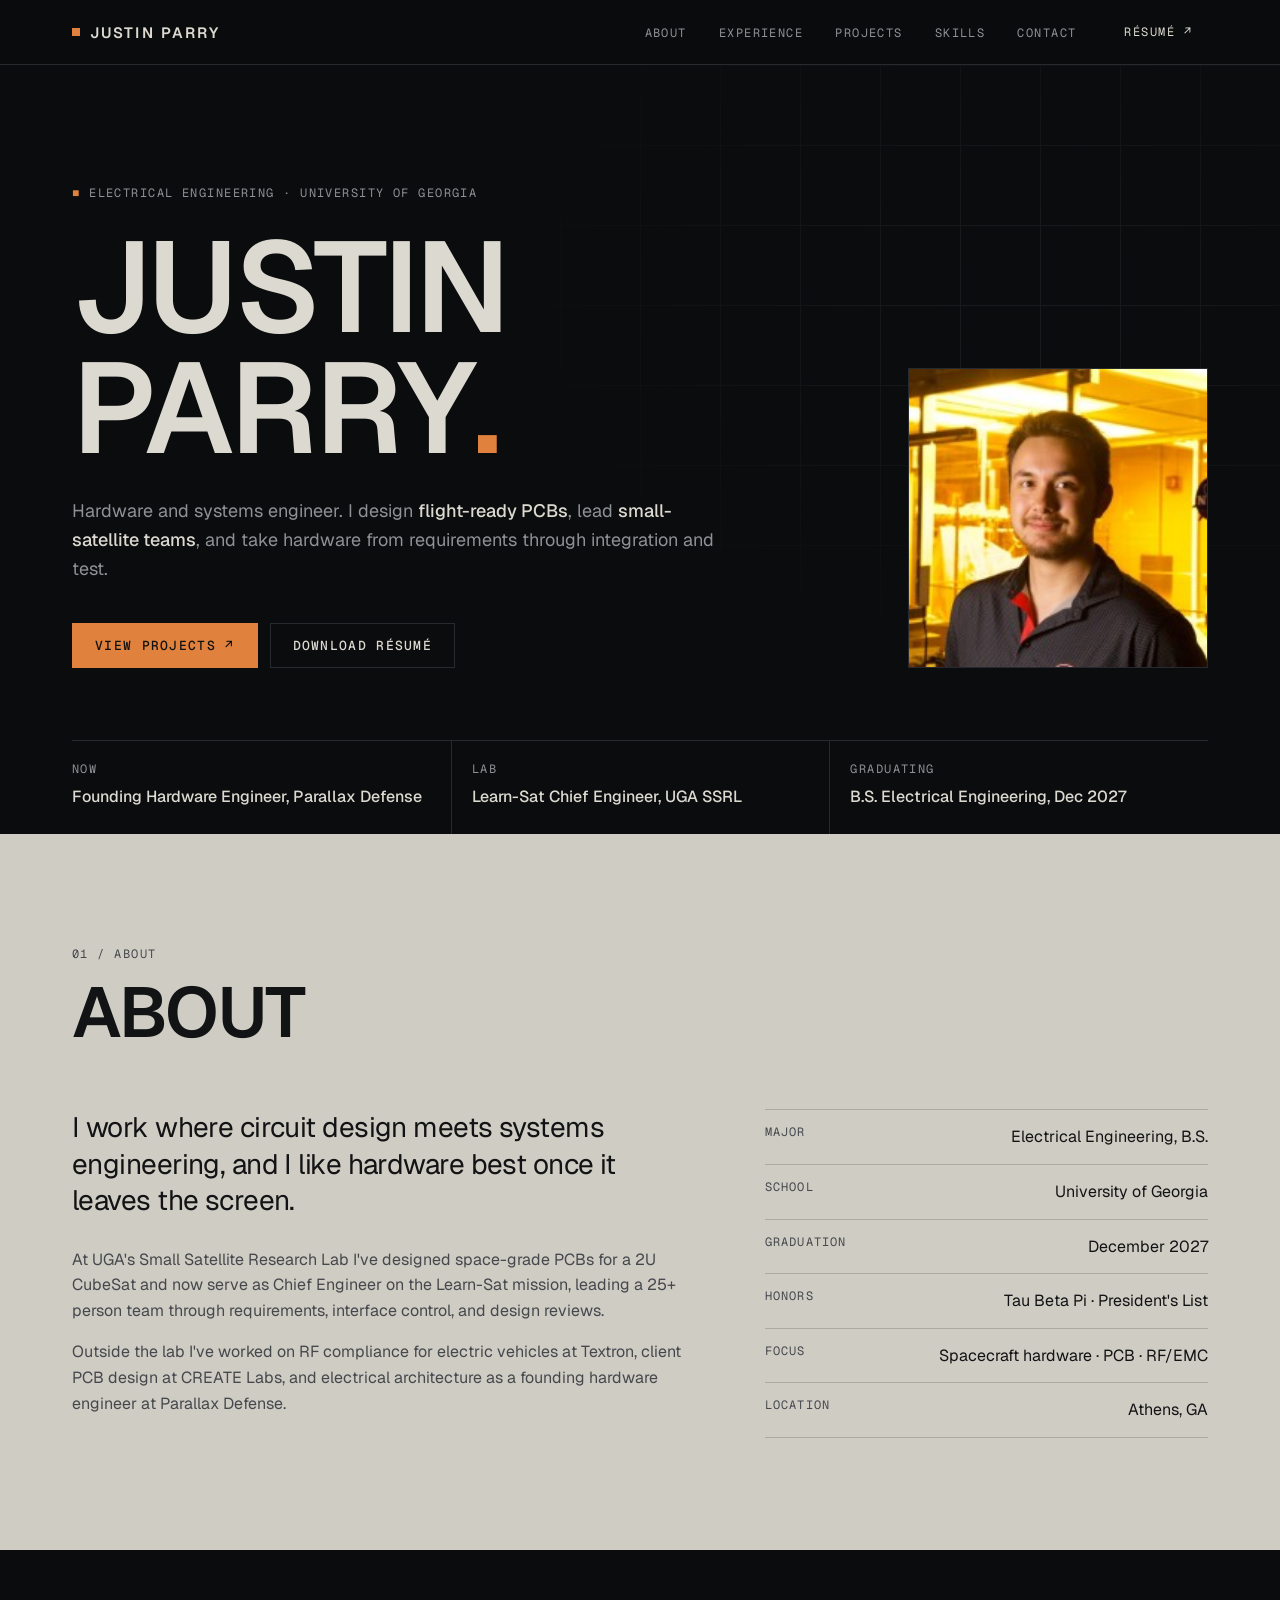
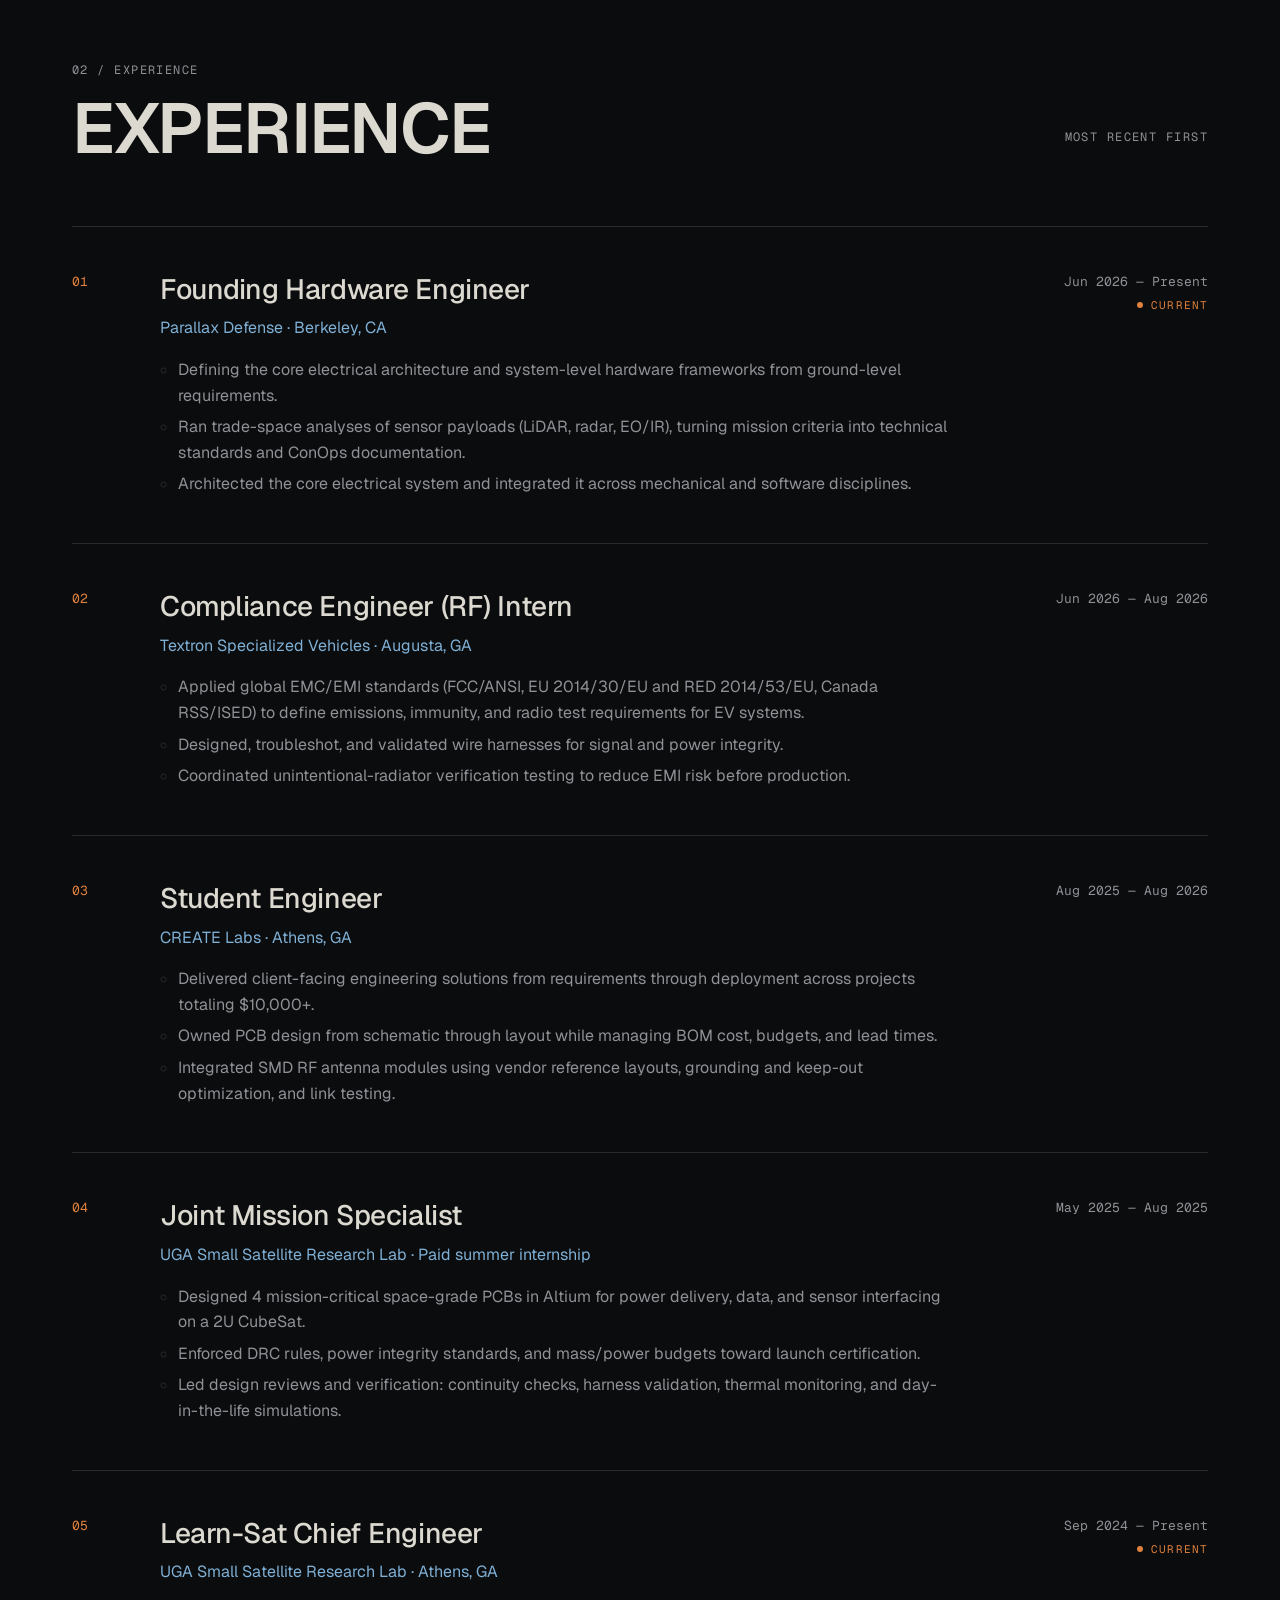
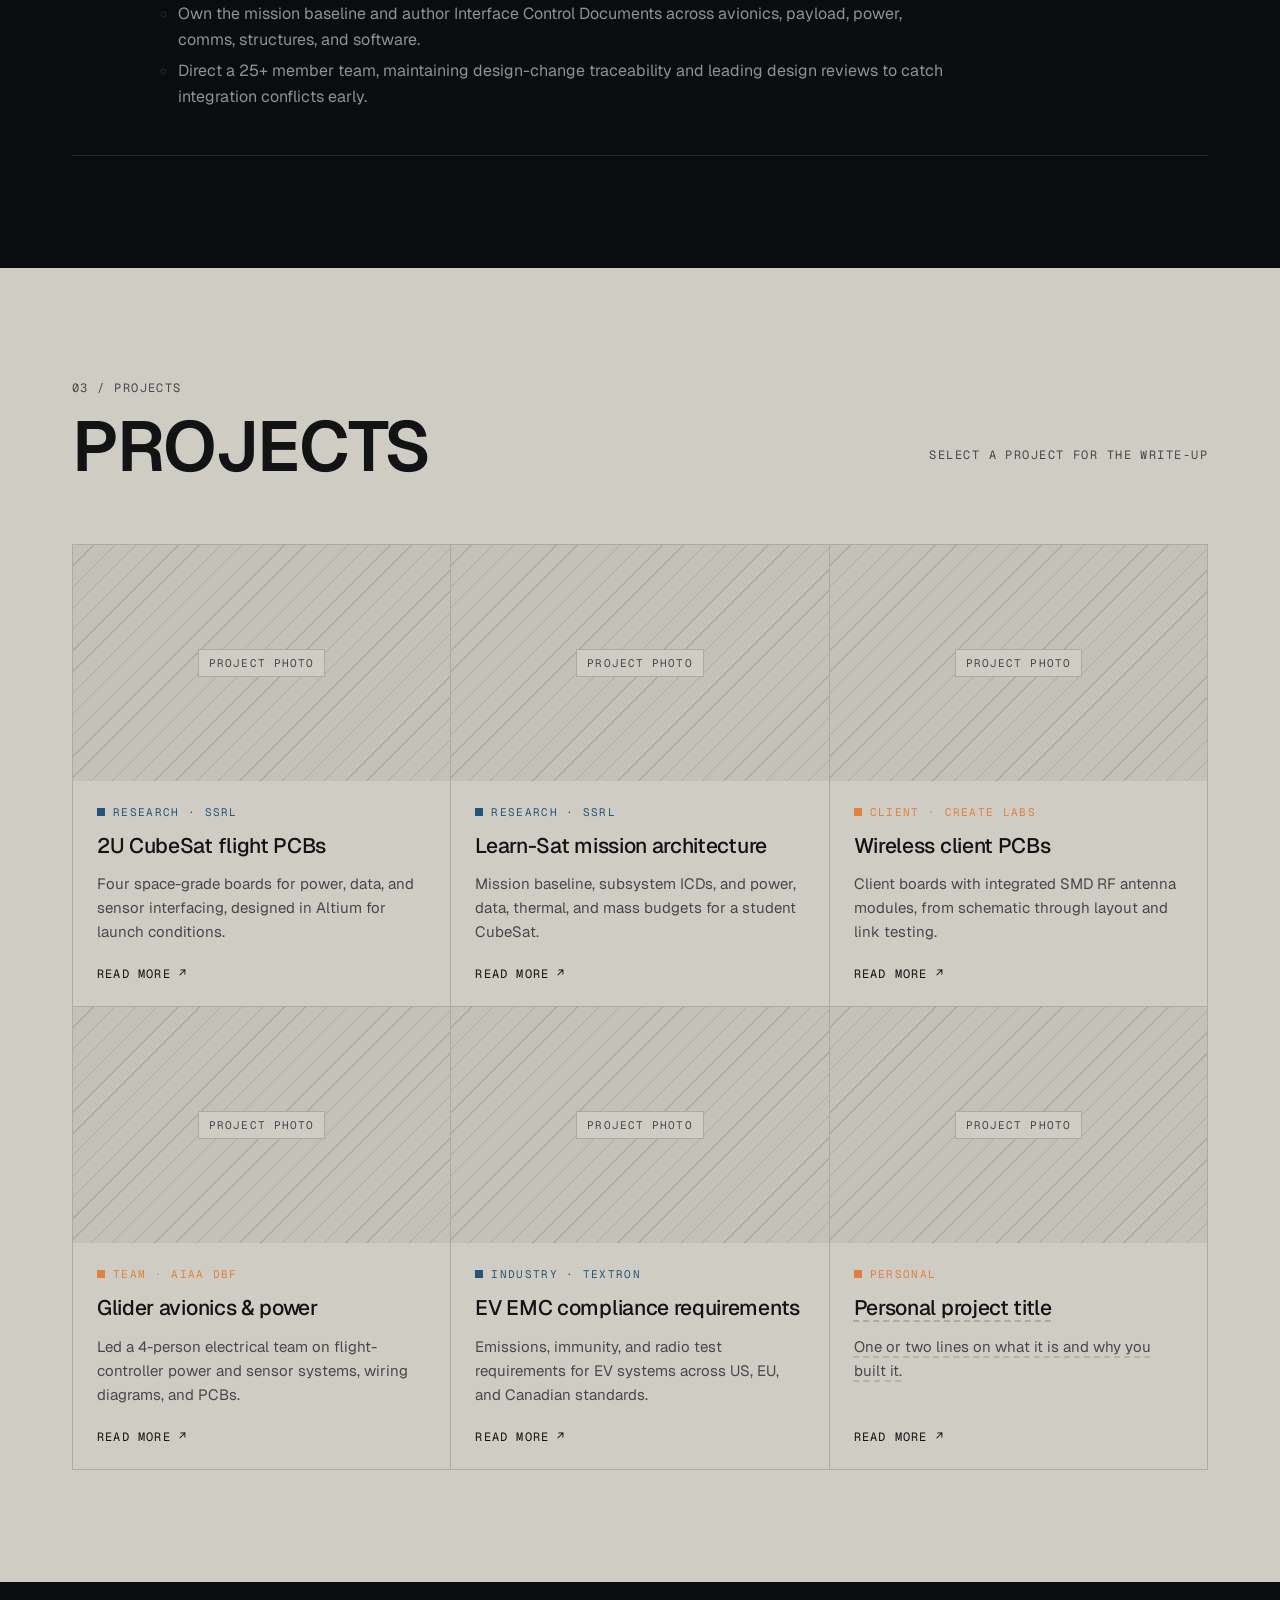
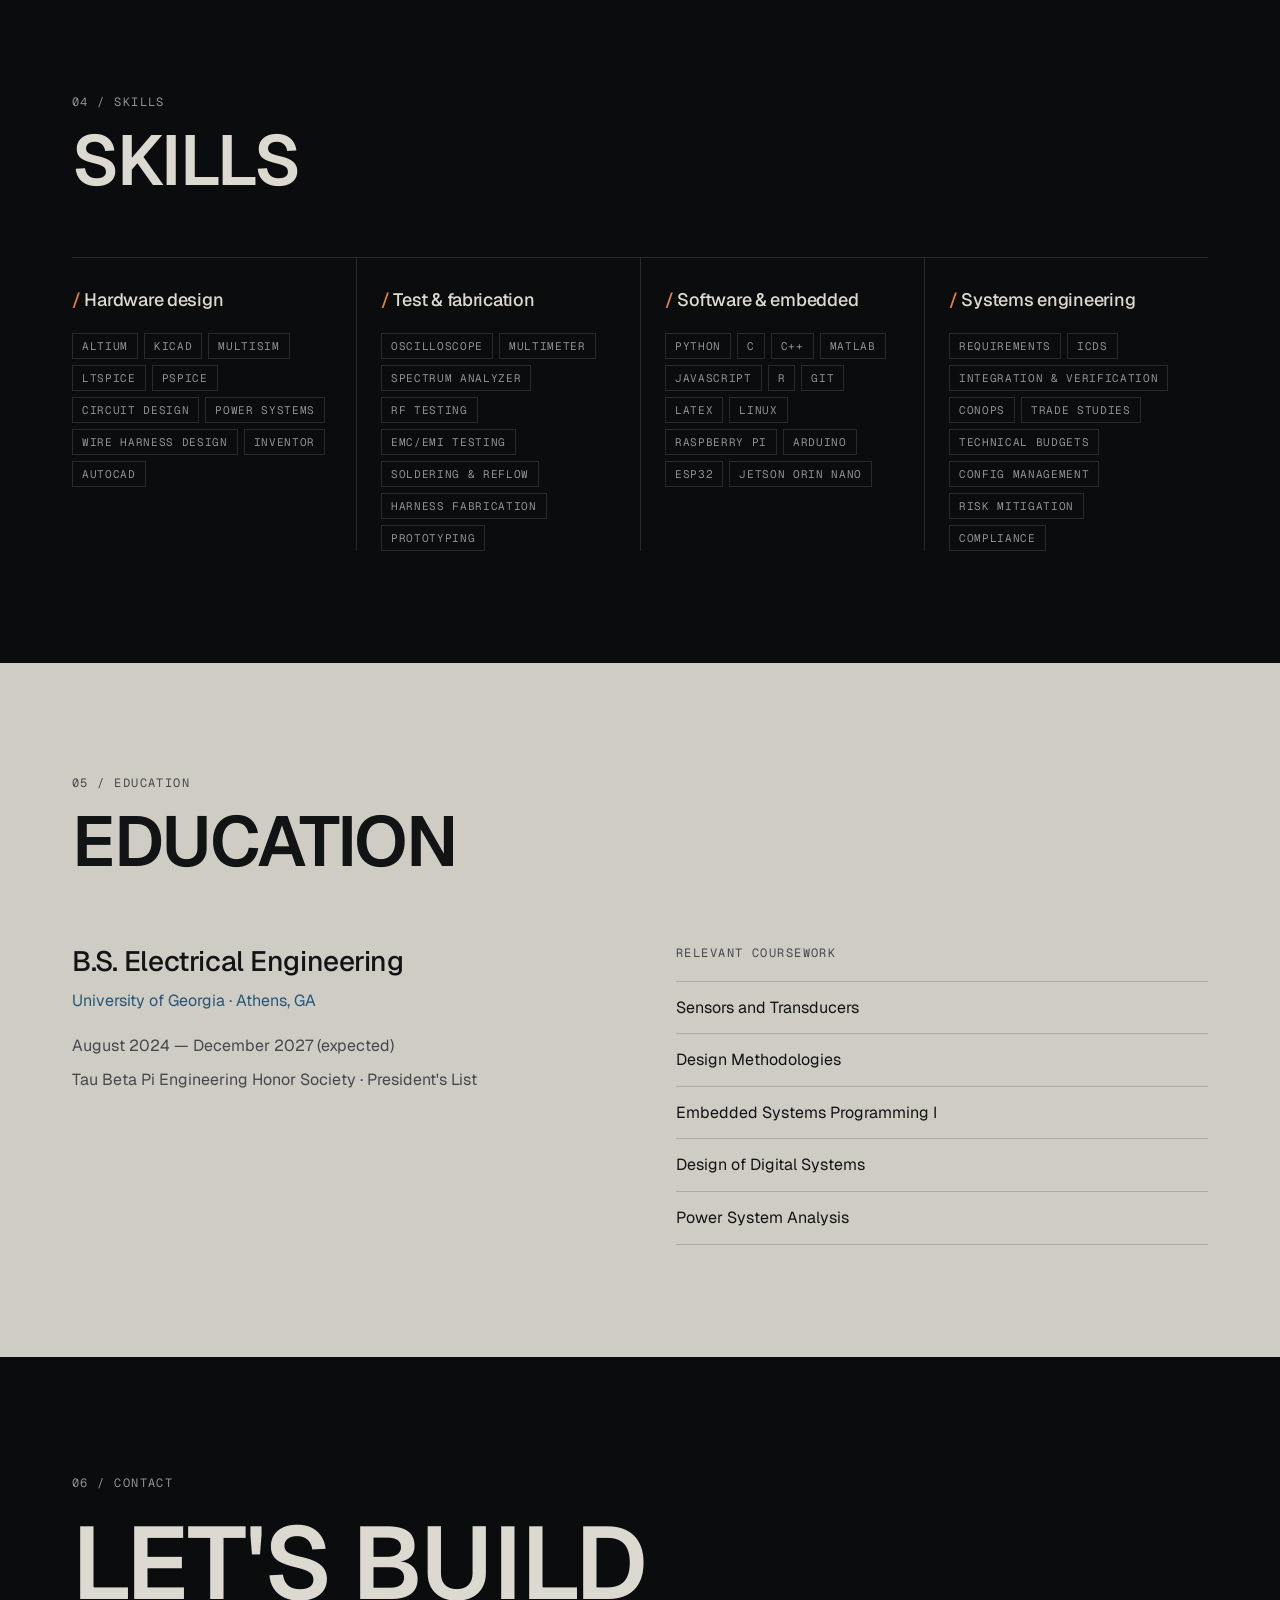
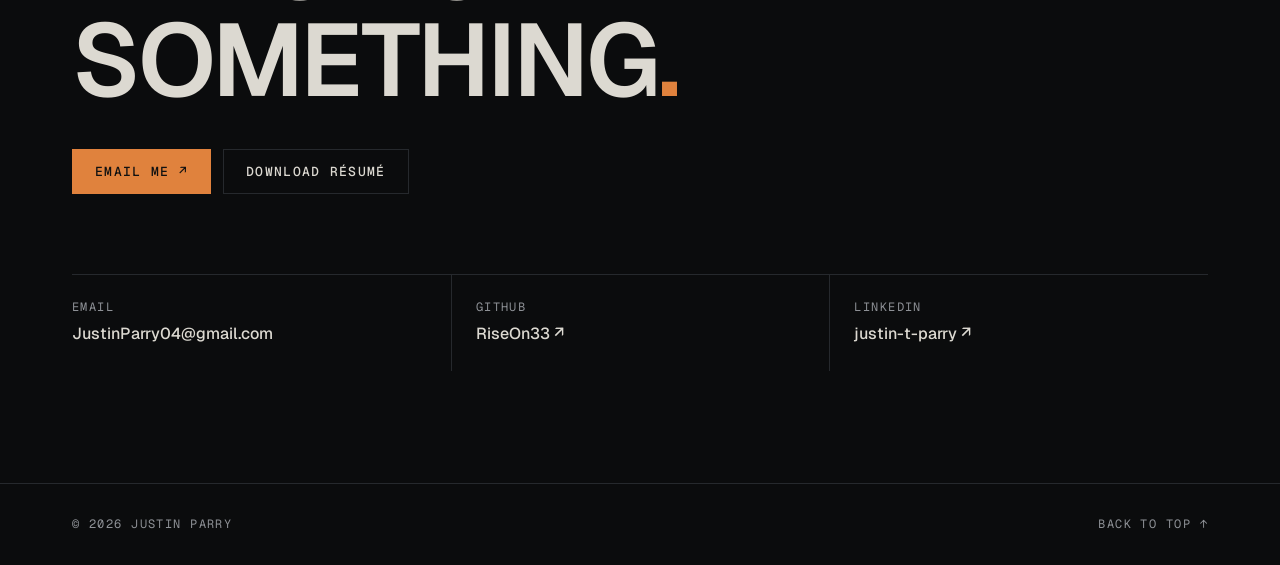
<file: index.html>
<!doctype html>
<html lang="en">
<head>
<meta charset="utf-8">
<meta name="viewport" content="width=device-width, initial-scale=1, viewport-fit=cover">
<title>Justin Parry — Electrical Engineering</title>
<meta name="description" content="Justin Parry, electrical engineering student at the University of Georgia. Spacecraft hardware, PCB design, RF/EMC, and systems engineering.">
<meta name="theme-color" content="#0b0c0d">
<link rel="icon" href="favicon.svg" type="image/svg+xml">
<link rel="apple-touch-icon" href="apple-touch-icon.png">
<meta property="og:type" content="website">
<meta property="og:title" content="Justin Parry — Electrical Engineering">
<meta property="og:description" content="Hardware and systems engineer. Flight PCBs, small satellites, and RF/EMC.">
<meta property="og:url" content="https://riseon33.github.io/">
<meta property="og:image" content="https://riseon33.github.io/images/og.png">
<meta name="twitter:card" content="summary_large_image">
<link rel="preconnect" href="https://fonts.googleapis.com">
<link rel="preconnect" href="https://fonts.gstatic.com" crossorigin>
<link rel="stylesheet" href="https://fonts.googleapis.com/css2?family=Geist:wght@400;500;600&family=Geist+Mono&display=swap">
<link rel="stylesheet" href="css/style.css">
</head>
<body>

<!--
  HOW TO EDIT
  - Text with a dashed underline (class="ph") is placeholder copy. Replace it and remove class="ph".
  - Sections alternate class="dark" and class="light". Swap them to change the rhythm.
  - Copy any repeated block (a job, a project card, a course) to add more.
-->

<nav class="nav" id="nav">
  <div class="wrap">
    <a class="brand" href="#top"><i></i>Justin Parry</a>
    <button class="menu" id="menu" aria-expanded="false" aria-controls="links">Menu <span></span></button>
    <ul class="links" id="links">
      <li><a href="#about">About</a></li>
      <li><a href="#experience">Experience</a></li>
      <li><a href="#projects">Projects</a></li>
      <li><a href="#skills">Skills</a></li>
      <li><a href="#contact">Contact</a></li>
      <li><a class="btn" href="resume.pdf">Résumé ↗</a></li>
    </ul>
  </div>
</nav>

<header class="hero dark" id="top">
  <div class="wrap">
    <div class="hero-grid">
      <div>
        <div class="label"><b>■</b> Electrical Engineering · University of Georgia</div>
        <h1>Justin Parry<span>.</span></h1>
        <p class="bio">Hardware and systems engineer. I design <strong>flight-ready PCBs</strong>, lead <strong>small-satellite teams</strong>, and take hardware from requirements through integration and test.</p>
        <div class="btns">
          <a class="btn btn-amber" href="#projects">View projects ↗</a>
          <a class="btn" href="resume.pdf">Download résumé</a>
        </div>
      </div>
      <div class="photo"><img src="images/headshot.jpg" alt="Photo of Justin Parry" width="300" height="300"></div>
    </div>
    <div class="facts-bar">
      <div><span class="label">Now</span><strong>Founding Hardware Engineer, Parallax Defense</strong></div>
      <div><span class="label">Lab</span><strong>Learn-Sat Chief Engineer, UGA SSRL</strong></div>
      <div><span class="label">Graduating</span><strong>B.S. Electrical Engineering, Dec 2027</strong></div>
    </div>
  </div>
</header>

<main>
  <section id="about" class="light">
    <div class="wrap">
      <div class="head"><div><span class="label">01 / About</span><h2>About</h2></div></div>
      <div class="about">
        <div>
          <p class="lead">I work where circuit design meets systems engineering, and I like hardware best once it leaves the screen.</p>
          <p>At UGA's Small Satellite Research Lab I've designed space-grade PCBs for a 2U CubeSat and now serve as Chief Engineer on the Learn-Sat mission, leading a 25+ person team through requirements, interface control, and design reviews.</p>
          <p>Outside the lab I've worked on RF compliance for electric vehicles at Textron, client PCB design at CREATE Labs, and electrical architecture as a founding hardware engineer at Parallax Defense.</p>
        </div>
        <dl class="kv">
          <div><dt>Major</dt><dd>Electrical Engineering, B.S.</dd></div>
          <div><dt>School</dt><dd>University of Georgia</dd></div>
          <div><dt>Graduation</dt><dd>December 2027</dd></div>
          <div><dt>Honors</dt><dd>Tau Beta Pi · President's List</dd></div>
          <div><dt>Focus</dt><dd>Spacecraft hardware · PCB · RF/EMC</dd></div>
          <div><dt>Location</dt><dd>Athens, GA</dd></div>
        </dl>
      </div>
    </div>
  </section>

  <section id="experience" class="dark">
    <div class="wrap">
      <div class="head"><div><span class="label">02 / Experience</span><h2>Experience</h2></div><span class="label">Most recent first</span></div>
      <ol class="rows">
        <li class="row">
          <div>
            <h3>Founding Hardware Engineer</h3>
            <p class="org">Parallax Defense · Berkeley, CA</p>
            <ul>
              <li>Defining the core electrical architecture and system-level hardware frameworks from ground-level requirements.</li>
              <li>Ran trade-space analyses of sensor payloads (LiDAR, radar, EO/IR), turning mission criteria into technical standards and ConOps documentation.</li>
              <li>Architected the core electrical system and integrated it across mechanical and software disciplines.</li>
            </ul>
          </div>
          <span class="when">Jun 2026 — Present<br><span class="now">Current</span></span>
        </li>
        <li class="row">
          <div>
            <h3>Compliance Engineer (RF) Intern</h3>
            <p class="org">Textron Specialized Vehicles · Augusta, GA</p>
            <ul>
              <li>Applied global EMC/EMI standards (FCC/ANSI, EU 2014/30/EU and RED 2014/53/EU, Canada RSS/ISED) to define emissions, immunity, and radio test requirements for EV systems.</li>
              <li>Designed, troubleshot, and validated wire harnesses for signal and power integrity.</li>
              <li>Coordinated unintentional-radiator verification testing to reduce EMI risk before production.</li>
            </ul>
          </div>
          <span class="when">Jun 2026 — Aug 2026</span>
        </li>
        <li class="row">
          <div>
            <h3>Student Engineer</h3>
            <p class="org">CREATE Labs · Athens, GA</p>
            <ul>
              <li>Delivered client-facing engineering solutions from requirements through deployment across projects totaling $10,000+.</li>
              <li>Owned PCB design from schematic through layout while managing BOM cost, budgets, and lead times.</li>
              <li>Integrated SMD RF antenna modules using vendor reference layouts, grounding and keep-out optimization, and link testing.</li>
            </ul>
          </div>
          <span class="when">Aug 2025 — Aug 2026</span>
        </li>
        <li class="row">
          <div>
            <h3>Joint Mission Specialist</h3>
            <p class="org">UGA Small Satellite Research Lab · Paid summer internship</p>
            <ul>
              <li>Designed 4 mission-critical space-grade PCBs in Altium for power delivery, data, and sensor interfacing on a 2U CubeSat.</li>
              <li>Enforced DRC rules, power integrity standards, and mass/power budgets toward launch certification.</li>
              <li>Led design reviews and verification: continuity checks, harness validation, thermal monitoring, and day-in-the-life simulations.</li>
            </ul>
          </div>
          <span class="when">May 2025 — Aug 2025</span>
        </li>
        <li class="row">
          <div>
            <h3>Learn-Sat Chief Engineer</h3>
            <p class="org">UGA Small Satellite Research Lab · Athens, GA</p>
            <ul>
              <li>Own the mission baseline and author Interface Control Documents across avionics, payload, power, comms, structures, and software.</li>
              <li>Direct a 25+ member team, maintaining design-change traceability and leading design reviews to catch integration conflicts early.</li>
            </ul>
          </div>
          <span class="when">Sep 2024 — Present<br><span class="now">Current</span></span>
        </li>
      </ol>
    </div>
  </section>

  <section id="projects" class="light">
    <div class="wrap">
      <div class="head"><div><span class="label">03 / Projects</span><h2>Projects</h2></div><span class="label">Select a project for the write-up</span></div>
      <div class="cards">
        <a class="card" href="projects/project-template.html">
          <div class="slot"><span>Project photo</span></div>
          <div class="card-body">
            <span class="kind">Research · SSRL</span>
            <h3>2U CubeSat flight PCBs</h3>
            <p>Four space-grade boards for power, data, and sensor interfacing, designed in Altium for launch conditions.</p>
            <span class="more">Read more ↗</span>
          </div>
        </a>
        <a class="card" href="projects/project-template.html">
          <div class="slot"><span>Project photo</span></div>
          <div class="card-body">
            <span class="kind">Research · SSRL</span>
            <h3>Learn-Sat mission architecture</h3>
            <p>Mission baseline, subsystem ICDs, and power, data, thermal, and mass budgets for a student CubeSat.</p>
            <span class="more">Read more ↗</span>
          </div>
        </a>
        <a class="card" href="projects/project-template.html">
          <div class="slot"><span>Project photo</span></div>
          <div class="card-body">
            <span class="kind amber">Client · CREATE Labs</span>
            <h3>Wireless client PCBs</h3>
            <p>Client boards with integrated SMD RF antenna modules, from schematic through layout and link testing.</p>
            <span class="more">Read more ↗</span>
          </div>
        </a>
        <a class="card" href="projects/project-template.html">
          <div class="slot"><span>Project photo</span></div>
          <div class="card-body">
            <span class="kind amber">Team · AIAA DBF</span>
            <h3>Glider avionics &amp; power</h3>
            <p>Led a 4-person electrical team on flight-controller power and sensor systems, wiring diagrams, and PCBs.</p>
            <span class="more">Read more ↗</span>
          </div>
        </a>
        <a class="card" href="projects/project-template.html">
          <div class="slot"><span>Project photo</span></div>
          <div class="card-body">
            <span class="kind">Industry · Textron</span>
            <h3>EV EMC compliance requirements</h3>
            <p>Emissions, immunity, and radio test requirements for EV systems across US, EU, and Canadian standards.</p>
            <span class="more">Read more ↗</span>
          </div>
        </a>
        <a class="card" href="projects/project-template.html">
          <div class="slot"><span>Project photo</span></div>
          <div class="card-body">
            <span class="kind amber">Personal</span>
            <h3 class="ph">Personal project title</h3>
            <p class="ph">One or two lines on what it is and why you built it.</p>
            <span class="more">Read more ↗</span>
          </div>
        </a>
      </div>
    </div>
  </section>

  <section id="skills" class="dark">
    <div class="wrap">
      <div class="head"><div><span class="label">04 / Skills</span><h2>Skills</h2></div></div>
      <div class="skills">
        <div>
          <h3>Hardware design</h3>
          <div class="tags"><span class="tag">Altium</span><span class="tag">KiCad</span><span class="tag">Multisim</span><span class="tag">LTspice</span><span class="tag">PSpice</span><span class="tag">Circuit design</span><span class="tag">Power systems</span><span class="tag">Wire harness design</span><span class="tag">Inventor</span><span class="tag">AutoCAD</span></div>
        </div>
        <div>
          <h3>Test &amp; fabrication</h3>
          <div class="tags"><span class="tag">Oscilloscope</span><span class="tag">Multimeter</span><span class="tag">Spectrum analyzer</span><span class="tag">RF testing</span><span class="tag">EMC/EMI testing</span><span class="tag">Soldering &amp; reflow</span><span class="tag">Harness fabrication</span><span class="tag">Prototyping</span></div>
        </div>
        <div>
          <h3>Software &amp; embedded</h3>
          <div class="tags"><span class="tag">Python</span><span class="tag">C</span><span class="tag">C++</span><span class="tag">MATLAB</span><span class="tag">JavaScript</span><span class="tag">R</span><span class="tag">Git</span><span class="tag">LaTeX</span><span class="tag">Linux</span><span class="tag">Raspberry Pi</span><span class="tag">Arduino</span><span class="tag">ESP32</span><span class="tag">Jetson Orin Nano</span></div>
        </div>
        <div>
          <h3>Systems engineering</h3>
          <div class="tags"><span class="tag">Requirements</span><span class="tag">ICDs</span><span class="tag">Integration &amp; verification</span><span class="tag">ConOps</span><span class="tag">Trade studies</span><span class="tag">Technical budgets</span><span class="tag">Config management</span><span class="tag">Risk mitigation</span><span class="tag">Compliance</span></div>
        </div>
      </div>
    </div>
  </section>

  <section id="education" class="light">
    <div class="wrap">
      <div class="head"><div><span class="label">05 / Education</span><h2>Education</h2></div></div>
      <div class="edu">
        <div>
          <h3>B.S. Electrical Engineering</h3>
          <p class="org">University of Georgia · Athens, GA</p>
          <p>August 2024 — December 2027 (expected)</p>
          <p>Tau Beta Pi Engineering Honor Society · President's List</p>
        </div>
        <div>
          <span class="label">Relevant coursework</span>
          <ul class="list">
            <li>Sensors and Transducers</li>
            <li>Design Methodologies</li>
            <li>Embedded Systems Programming I</li>
            <li>Design of Digital Systems</li>
            <li>Power System Analysis</li>
          </ul>
        </div>
      </div>
    </div>
  </section>

  <section id="contact" class="contact dark">
    <div class="wrap">
      <span class="label">06 / Contact</span>
      <h2>Let's build<br>something<span>.</span></h2>
      <div class="btns">
        <a class="btn btn-amber" href="mailto:JustinParry04@gmail.com">Email me ↗</a>
        <a class="btn" href="resume.pdf">Download résumé</a>
      </div>
      <div class="reach">
        <a href="mailto:JustinParry04@gmail.com"><span class="label">Email</span><strong>JustinParry04@gmail.com</strong></a>
        <a href="https://github.com/RiseOn33"><span class="label">GitHub</span><strong>RiseOn33 ↗</strong></a>
        <a href="https://www.linkedin.com/in/justin-t-parry"><span class="label">LinkedIn</span><strong>justin-t-parry ↗</strong></a>
      </div>
    </div>
  </section>
</main>

<footer class="dark">
  <div class="wrap label">
    <span>© 2026 Justin Parry</span>
    <a href="#top">Back to top ↑</a>
  </div>
</footer>

<script>
  var nav = document.getElementById("nav"), btn = document.getElementById("menu");
  btn.onclick = function () { btn.setAttribute("aria-expanded", nav.classList.toggle("open")); };
  document.getElementById("links").onclick = function (e) { if (e.target.closest("a")) { nav.classList.remove("open"); btn.setAttribute("aria-expanded", "false"); } };
</script>
</body>
</html>
</file>
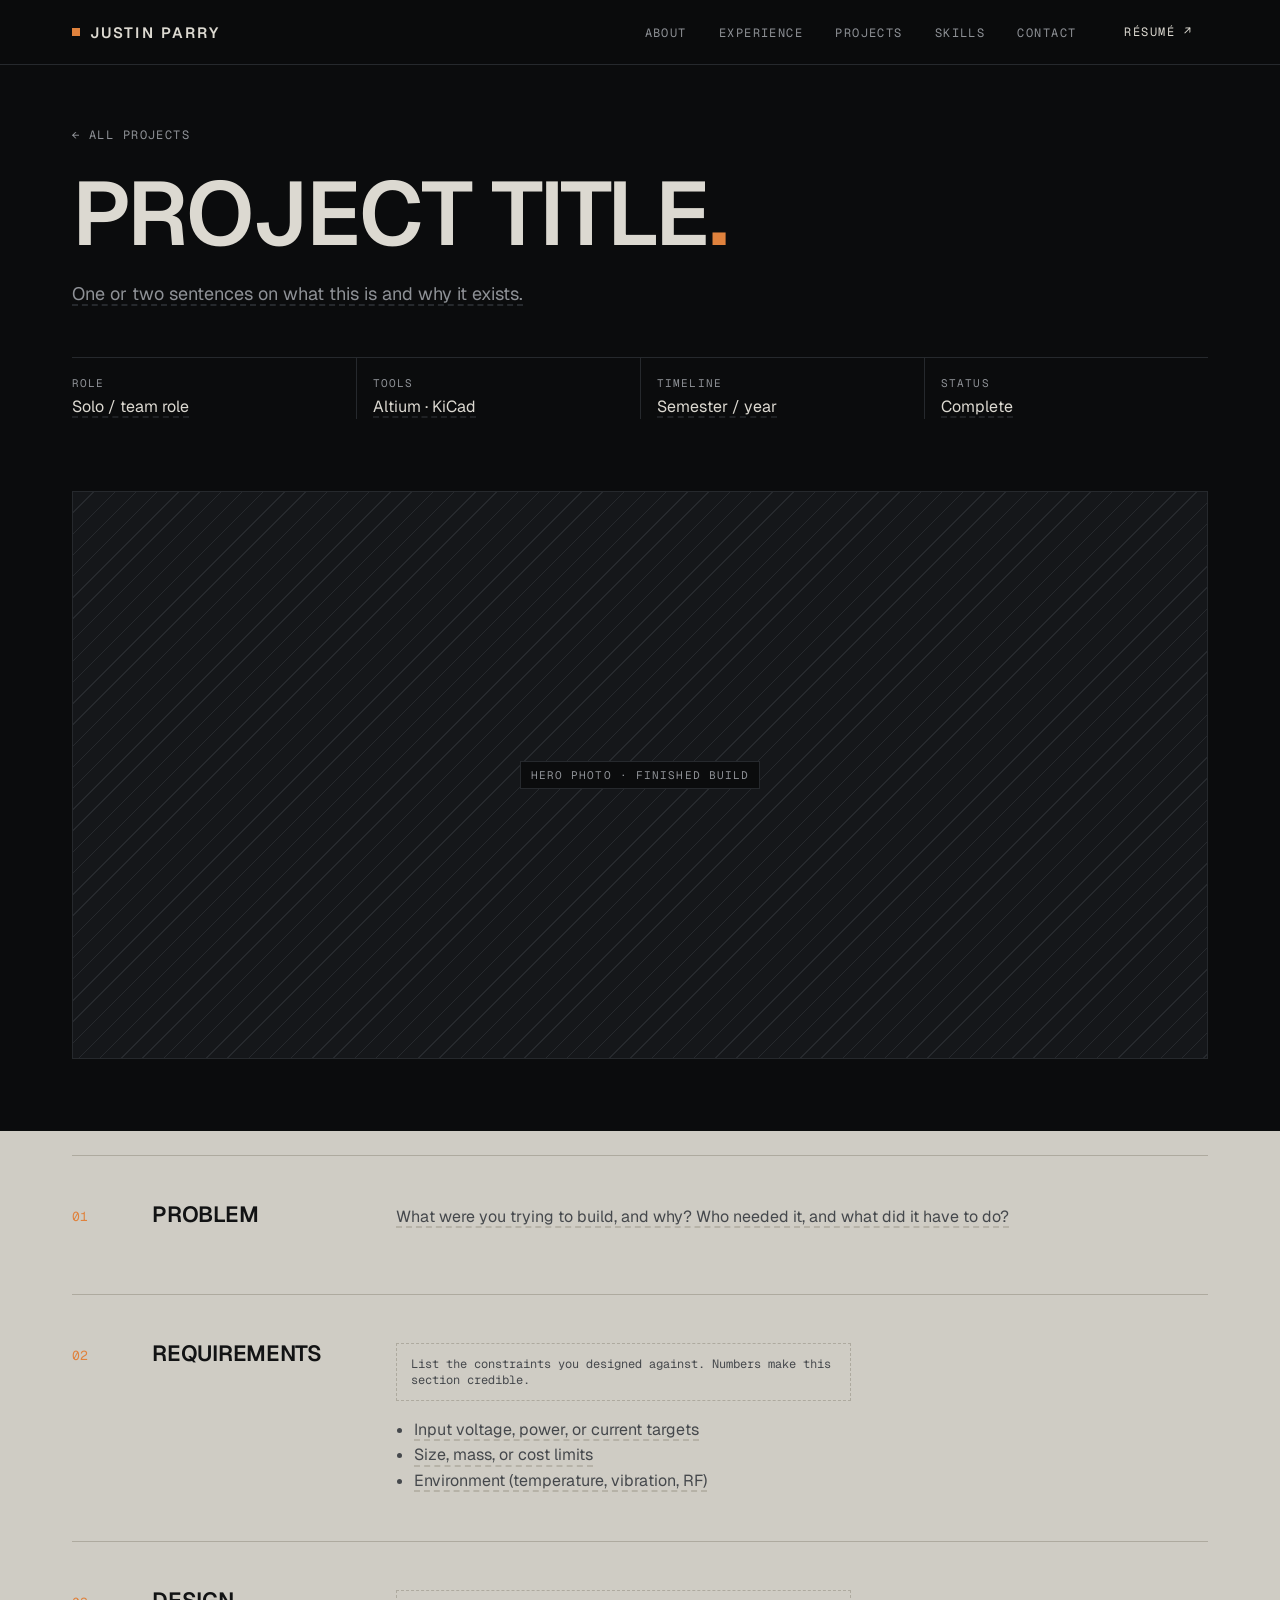
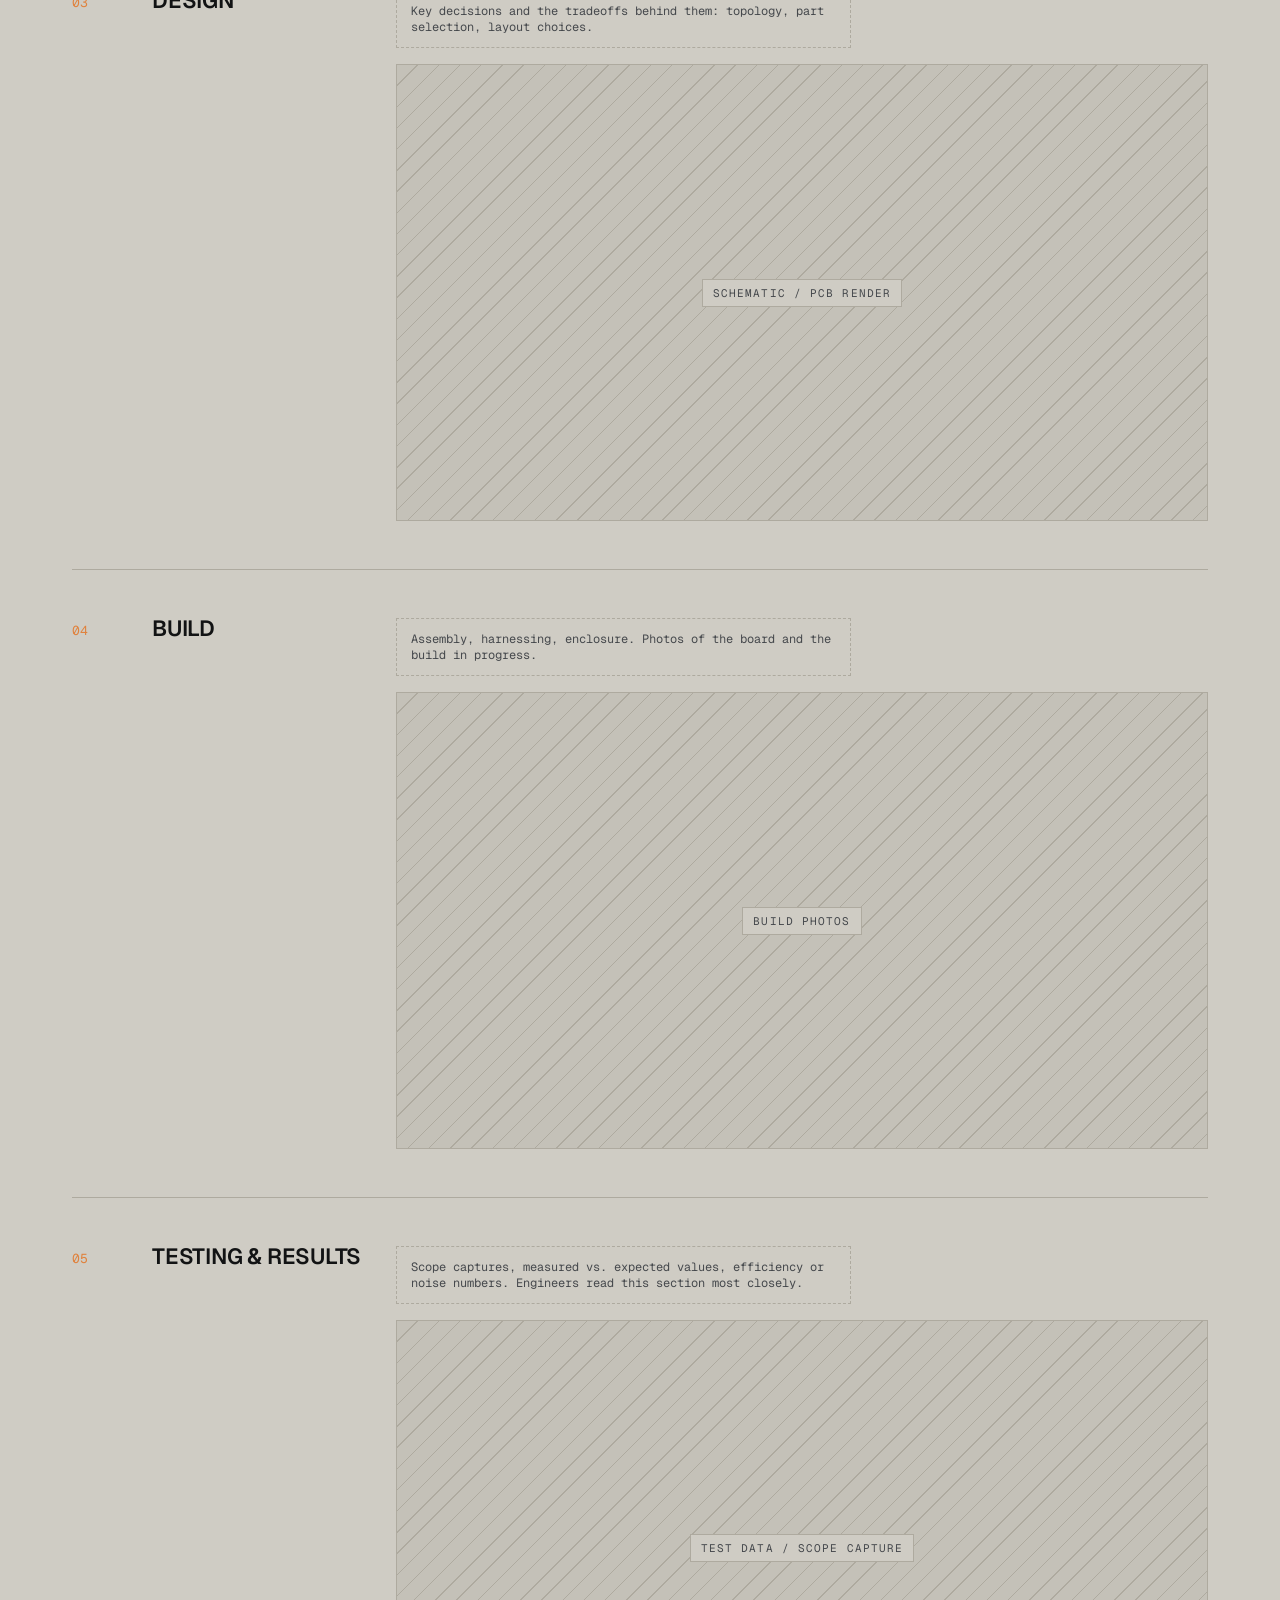
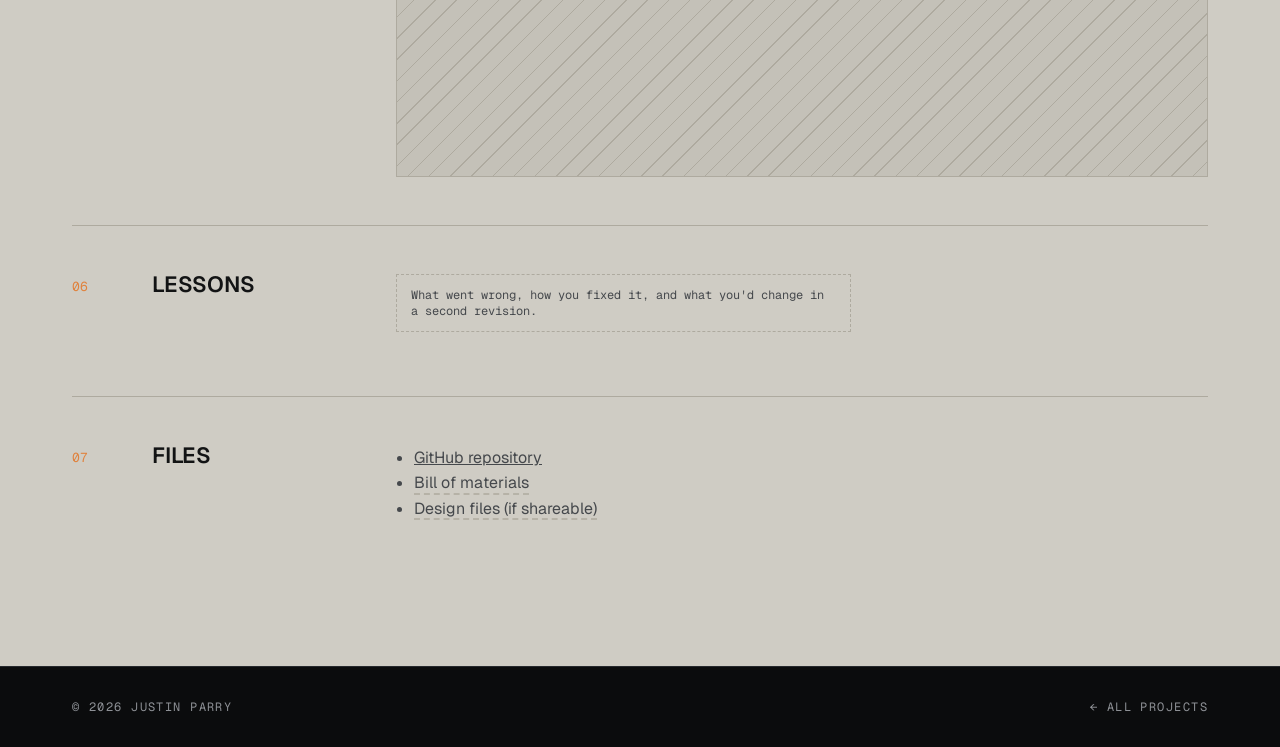
<file: project-template.html>
<!doctype html>
<html lang="en">
<head>
<meta charset="utf-8">
<meta name="viewport" content="width=device-width, initial-scale=1, viewport-fit=cover">
<title>Project title — Justin Parry</title>
<meta name="theme-color" content="#0b0c0d">
<link rel="icon" href="../favicon.svg" type="image/svg+xml">
<link rel="apple-touch-icon" href="../apple-touch-icon.png">
<link rel="preconnect" href="https://fonts.googleapis.com">
<link rel="preconnect" href="https://fonts.gstatic.com" crossorigin>
<link rel="stylesheet" href="https://fonts.googleapis.com/css2?family=Geist:wght@400;500;600&family=Geist+Mono&display=swap">
<link rel="stylesheet" href="../css/style.css">
</head>
<body>

<!-- Copy this file for each project, then fill in the text and swap the image boxes for photos. -->

<nav class="nav" id="nav">
  <div class="wrap">
    <a class="brand" href="../index.html"><i></i>Justin Parry</a>
    <button class="menu" id="menu" aria-expanded="false" aria-controls="links">Menu <span></span></button>
    <ul class="links" id="links">
      <li><a href="../index.html#about">About</a></li>
      <li><a href="../index.html#experience">Experience</a></li>
      <li><a href="../index.html#projects">Projects</a></li>
      <li><a href="../index.html#skills">Skills</a></li>
      <li><a href="../index.html#contact">Contact</a></li>
      <li><a class="btn" href="../resume.pdf">Résumé ↗</a></li>
    </ul>
  </div>
</nav>

<main>
  <header class="proj-hero dark">
    <div class="wrap">
      <a class="back label" href="../index.html#projects">← All projects</a>
      <h1>Project title<span style="color:var(--amber)">.</span></h1>
      <p class="ph">One or two sentences on what this is and why it exists.</p>
      <dl class="spec">
        <div><dt>Role</dt><dd class="ph">Solo / team role</dd></div>
        <div><dt>Tools</dt><dd class="ph">Altium · KiCad</dd></div>
        <div><dt>Timeline</dt><dd class="ph">Semester / year</dd></div>
        <div><dt>Status</dt><dd class="ph">Complete</dd></div>
      </dl>
    </div>
  </header>

  <section class="proj-media dark">
    <div class="wrap">
      <!-- Replace with: <img src="../images/your-photo.jpg" alt="Describe the photo"> -->
      <div class="slot"><span>Hero photo · finished build</span></div>
    </div>
  </section>

  <section class="writeup light" style="padding-top:24px">
    <div class="wrap">
      <div class="block">
        <span class="num">01</span>
        <h2>Problem</h2>
        <div><p class="ph">What were you trying to build, and why? Who needed it, and what did it have to do?</p></div>
      </div>
      <div class="block">
        <span class="num">02</span>
        <h2>Requirements</h2>
        <div>
          <p class="note">List the constraints you designed against. Numbers make this section credible.</p>
          <ul>
            <li class="ph">Input voltage, power, or current targets</li>
            <li class="ph">Size, mass, or cost limits</li>
            <li class="ph">Environment (temperature, vibration, RF)</li>
          </ul>
        </div>
      </div>
      <div class="block">
        <span class="num">03</span>
        <h2>Design</h2>
        <div>
          <p class="note">Key decisions and the tradeoffs behind them: topology, part selection, layout choices.</p>
          <div class="slot"><span>Schematic / PCB render</span></div>
        </div>
      </div>
      <div class="block">
        <span class="num">04</span>
        <h2>Build</h2>
        <div>
          <p class="note">Assembly, harnessing, enclosure. Photos of the board and the build in progress.</p>
          <div class="slot"><span>Build photos</span></div>
        </div>
      </div>
      <div class="block">
        <span class="num">05</span>
        <h2>Testing &amp; results</h2>
        <div>
          <p class="note">Scope captures, measured vs. expected values, efficiency or noise numbers. Engineers read this section most closely.</p>
          <div class="slot"><span>Test data / scope capture</span></div>
        </div>
      </div>
      <div class="block">
        <span class="num">06</span>
        <h2>Lessons</h2>
        <div><p class="note">What went wrong, how you fixed it, and what you'd change in a second revision.</p></div>
      </div>
      <div class="block">
        <span class="num">07</span>
        <h2>Files</h2>
        <div>
          <ul>
            <li><a href="https://github.com/RiseOn33">GitHub repository</a></li>
            <li class="ph">Bill of materials</li>
            <li class="ph">Design files (if shareable)</li>
          </ul>
        </div>
      </div>
    </div>
  </section>
</main>

<footer class="dark">
  <div class="wrap label">
    <span>© 2026 Justin Parry</span>
    <a href="../index.html#projects">← All projects</a>
  </div>
</footer>

<script>
  var nav = document.getElementById("nav"), btn = document.getElementById("menu");
  btn.onclick = function () { btn.setAttribute("aria-expanded", nav.classList.toggle("open")); };
  document.getElementById("links").onclick = function (e) { if (e.target.closest("a")) { nav.classList.remove("open"); btn.setAttribute("aria-expanded", "false"); } };
</script>
</body>
</html>
</file>
<file: css/style.css>
/* Layout concept: Anduril-style alternating dark and bone sections, large tight
   uppercase headings, small mono labels, numbered rows. Two restrained accents:
   amber for action and live state, steel blue for categories and links.
   Each section sets its own --bg/--fg/--muted/--line so components stay theme-free. */
:root {
  --ink: #0b0c0d;
  --ink-2: #15171a;
  --bone: #cfccc4;
  --bone-2: #c4c1b8;
  --amber: #e0823d;
  --steel: #5b8fb9;
  --sans: "Geist", "Helvetica Neue", Arial, sans-serif;
  --mono: "Geist Mono", ui-monospace, Menlo, monospace;
  --wrap: 1200px;
  color-scheme: dark;
}

.dark  { --bg: var(--ink);  --bg-2: var(--ink-2);  --fg: #dcd9d1; --muted: #8e9196; --line: #26292d; --steel-t: #7fb0d6; }
.light { --bg: var(--bone); --bg-2: var(--bone-2); --fg: #121314; --muted: #45484c; --line: #aeaa9f; --steel-t: #24557a; }

* { box-sizing: border-box; }
html { scroll-behavior: smooth; scroll-padding-top: 72px; }
body { margin: 0; background: var(--ink); color: #dcd9d1; font: 16px/1.6 var(--sans); -webkit-font-smoothing: antialiased; }
img { max-width: 100%; display: block; }
a { color: inherit; }
:focus-visible { outline: 2px solid var(--amber); outline-offset: 3px; }
@media (prefers-reduced-motion: reduce) { html { scroll-behavior: auto; } * { transition: none !important; } }

.wrap { max-width: var(--wrap); margin: 0 auto; padding-inline: 32px; }
@media (max-width: 560px) { .wrap { padding-inline: 16px; } }

section, header, footer { background: var(--bg); color: var(--fg); }
section { padding-block: 112px; }
@media (max-width: 720px) { section { padding-block: 72px; } }

/* Type */
.label { font: 12px/1.4 var(--mono); letter-spacing: .12em; text-transform: uppercase; color: var(--muted); }
.label b { color: var(--amber); font-weight: 400; }
h1, h2 { font-weight: 600; text-transform: uppercase; letter-spacing: -0.02em; line-height: .95; margin: 0; text-wrap: balance; }
h1 { font-size: clamp(56px, 10vw, 136px); }
h2 { font-size: clamp(36px, 5.5vw, 72px); }
h3 { font-weight: 500; letter-spacing: -0.015em; margin: 0; }
.head { display: flex; justify-content: space-between; align-items: end; gap: 24px; flex-wrap: wrap; margin-bottom: 64px; }
.head .label { display: block; margin-bottom: 16px; }

/* Buttons */
.btns { display: flex; flex-wrap: wrap; gap: 12px; }
.btn { display: inline-flex; align-items: center; gap: 10px; padding: 13px 22px; font: 500 13px var(--mono); letter-spacing: .1em; text-transform: uppercase; text-decoration: none; border: 1px solid var(--line); transition: background .2s, color .2s, border-color .2s; }
.btn:hover { border-color: var(--fg); }
.btn-amber { background: var(--amber); border-color: var(--amber); color: #111; }
.btn-amber:hover { background: transparent; color: var(--fg); border-color: var(--amber); }

/* Nav */
.nav { position: sticky; top: env(safe-area-inset-top, 0px); z-index: 20; background: rgba(11,12,13,.9); backdrop-filter: blur(10px); border-bottom: 1px solid #26292d; color: #dcd9d1; }
.nav .wrap { display: flex; align-items: center; justify-content: space-between; gap: 16px; height: 64px; }
.brand { font: 600 15px var(--sans); letter-spacing: .14em; text-transform: uppercase; text-decoration: none; display: flex; align-items: center; gap: 10px; }
.brand i { width: 8px; height: 8px; background: var(--amber); display: inline-block; }
.links { display: flex; align-items: center; gap: 32px; list-style: none; margin: 0; padding: 0; }
.links a { font: 12px var(--mono); letter-spacing: .12em; text-transform: uppercase; color: #8e9196; text-decoration: none; transition: color .15s; }
.links a:hover { color: #dcd9d1; }
.links .btn { color: #dcd9d1; padding: 9px 16px; border-color: #3a3e43; }
.menu { display: none; background: none; border: 1px solid #3a3e43; color: #dcd9d1; font: 12px var(--mono); letter-spacing: .12em; text-transform: uppercase; padding: 9px 14px; cursor: pointer; align-items: center; gap: 10px; }
.menu span { position: relative; width: 14px; height: 8px; }
.menu span::before, .menu span::after { content: ""; position: absolute; left: 0; width: 14px; height: 1.5px; background: currentColor; transition: transform .2s, top .2s; }
.menu span::before { top: 0; } .menu span::after { top: 6.5px; }
.nav.open .menu span::before { top: 3.25px; transform: rotate(45deg); }
.nav.open .menu span::after { top: 3.25px; transform: rotate(-45deg); }
@media (max-width: 900px) {
  .menu { display: inline-flex; }
  .links { display: none; position: absolute; left: 0; right: 0; top: 64px; flex-direction: column; align-items: stretch; gap: 0; background: var(--ink); border-bottom: 1px solid #26292d; padding: 8px 16px 24px; }
  .nav.open .links { display: flex; }
  .links li a { display: block; padding: 16px 0; font-size: 14px; color: #dcd9d1; border-bottom: 1px solid #26292d; }
  .links li:last-child a { margin-top: 20px; justify-content: center; border: 1px solid #3a3e43; }
}

/* Hero */
.hero { position: relative; overflow: hidden; }
.hero::before { content: ""; position: absolute; inset: 0; pointer-events: none; opacity: .5;
  background-image: linear-gradient(#26292d 1px, transparent 1px), linear-gradient(90deg, #26292d 1px, transparent 1px);
  background-size: 80px 80px;
  -webkit-mask-image: radial-gradient(ellipse 60% 70% at 80% 30%, #000 10%, transparent 70%);
          mask-image: radial-gradient(ellipse 60% 70% at 80% 30%, #000 10%, transparent 70%); }
.hero-grid { position: relative; display: grid; grid-template-columns: minmax(0, 1fr) 300px; gap: 64px; align-items: end; padding-block: 120px 72px; }
.hero h1 { margin: 24px 0 28px; }
.hero h1 span { color: var(--amber); }
.hero .bio { max-width: 54ch; color: var(--muted); font-size: 18px; margin: 0 0 40px; }
.hero .bio strong { color: var(--fg); font-weight: 500; }
.photo { aspect-ratio: 1; border: 1px solid var(--line); overflow: hidden; }
.photo img { width: 100%; height: 100%; object-fit: cover; }
.facts-bar { position: relative; display: grid; grid-template-columns: repeat(3, minmax(0, 1fr)); border-top: 1px solid var(--line); }
.facts-bar div { padding: 20px 20px 24px 0; display: flex; flex-direction: column; gap: 6px; min-width: 0; }
.facts-bar div + div { padding-left: 20px; border-left: 1px solid var(--line); }
.facts-bar strong { font-weight: 500; }
@media (max-width: 860px) {
  .hero-grid { grid-template-columns: 1fr; gap: 40px; padding-block: 72px 48px; }
  .photo { max-width: 260px; }
  .facts-bar { grid-template-columns: 1fr; }
  .facts-bar div + div { padding-left: 0; border-left: 0; border-top: 1px solid var(--line); }
}

/* Placeholder image box */
.slot { display: grid; place-items: center; background: var(--bg-2) repeating-linear-gradient(135deg, transparent 0 14px, var(--line) 14px 15px); }
.slot span { font: 11px var(--mono); letter-spacing: .1em; text-transform: uppercase; color: var(--muted); background: var(--bg); padding: 6px 10px; border: 1px solid var(--line); }

/* About */
.about { display: grid; grid-template-columns: minmax(0, 7fr) minmax(0, 5fr); gap: 72px; }
.about p { color: var(--muted); max-width: 62ch; margin: 0 0 16px; }
.about p.lead { color: var(--fg); font-size: clamp(22px, 2.4vw, 28px); line-height: 1.3; letter-spacing: -0.02em; margin-bottom: 28px; }
.kv { margin: 0; border-top: 1px solid var(--line); }
.kv div { display: flex; justify-content: space-between; gap: 16px; padding-block: 14px; border-bottom: 1px solid var(--line); }
.kv dt { font: 12px var(--mono); letter-spacing: .1em; text-transform: uppercase; color: var(--muted); }
.kv dd { margin: 0; text-align: right; }
@media (max-width: 860px) { .about { grid-template-columns: 1fr; gap: 48px; } }

/* Experience rows */
.rows { list-style: none; margin: 0; padding: 0; border-top: 1px solid var(--line); counter-reset: row; }
.row { display: grid; grid-template-columns: 56px minmax(0, 1fr) 200px; gap: 32px; padding-block: 40px; border-bottom: 1px solid var(--line); counter-increment: row; }
.row::before { content: counter(row, decimal-leading-zero); font: 13px var(--mono); color: var(--amber); padding-top: 6px; }
.row h3 { font-size: clamp(22px, 2.4vw, 28px); margin-bottom: 4px; }
.row .org { color: var(--steel-t); margin: 0 0 16px; }
.row ul { margin: 0; padding-left: 18px; color: var(--muted); max-width: 72ch; }
.row li { margin-bottom: 6px; }
.row li::marker { color: var(--line); }
.row .when { font: 13px var(--mono); color: var(--muted); text-align: right; padding-top: 6px; font-variant-numeric: tabular-nums; }
.now { display: inline-block; margin-top: 8px; font: 11px var(--mono); letter-spacing: .1em; text-transform: uppercase; color: var(--amber); }
.now::before { content: ""; display: inline-block; width: 6px; height: 6px; border-radius: 50%; background: var(--amber); margin-right: 8px; vertical-align: 1px; }
@media (max-width: 760px) {
  .row { grid-template-columns: 40px minmax(0, 1fr); gap: 8px 16px; }
  .row .when { grid-column: 2; grid-row: 1; text-align: left; padding-top: 4px; }
  .row > div { grid-column: 2; }
}

/* Project cards */
.cards { display: grid; grid-template-columns: repeat(3, minmax(0, 1fr)); gap: 1px; background: var(--line); border: 1px solid var(--line); }
.card { display: flex; flex-direction: column; background: var(--bg); text-decoration: none; transition: background .2s; min-width: 0; }
.card:hover { background: var(--bg-2); }
.card .slot, .card img { aspect-ratio: 16 / 10; width: 100%; object-fit: cover; }
.card-body { padding: 24px; display: flex; flex-direction: column; gap: 10px; flex: 1; }
.kind { font: 11px var(--mono); letter-spacing: .12em; text-transform: uppercase; color: var(--steel-t); display: flex; align-items: center; gap: 8px; }
.kind::before { content: ""; width: 8px; height: 8px; background: currentColor; }
.kind.amber { color: var(--amber); }
.card h3 { font-size: 21px; }
.card p { margin: 0; color: var(--muted); font-size: 15px; }
.more { margin-top: auto; padding-top: 12px; font: 12px var(--mono); letter-spacing: .1em; text-transform: uppercase; }
.card:hover .more { color: var(--amber); }
@media (max-width: 960px) { .cards { grid-template-columns: repeat(2, minmax(0, 1fr)); } }
@media (max-width: 600px) { .cards { grid-template-columns: 1fr; } }

/* Skills */
.skills { display: grid; grid-template-columns: repeat(4, minmax(0, 1fr)); border-top: 1px solid var(--line); }
.skills > div { padding: 28px 24px 0 0; min-width: 0; }
.skills > div + div { padding-left: 24px; border-left: 1px solid var(--line); }
.skills h3 { font-size: 18px; margin-bottom: 18px; }
.skills h3::before { content: "/ "; color: var(--amber); }
.tags { display: flex; flex-wrap: wrap; gap: 6px; }
.tag { font: 11px var(--mono); letter-spacing: .06em; text-transform: uppercase; color: var(--muted); border: 1px solid var(--line); padding: 5px 9px; }
@media (max-width: 960px) {
  .skills { grid-template-columns: repeat(2, minmax(0, 1fr)); }
  .skills > div:nth-child(3) { padding-left: 0; border-left: 0; }
  .skills > div:nth-child(n+3) { margin-top: 28px; border-top: 1px solid var(--line); }
}
@media (max-width: 560px) {
  .skills { grid-template-columns: 1fr; }
  .skills > div + div { padding-left: 0; border-left: 0; margin-top: 28px; border-top: 1px solid var(--line); }
}

/* Education */
.edu { display: grid; grid-template-columns: minmax(0, 1fr) minmax(0, 1fr); gap: 72px; }
.edu h3 { font-size: clamp(22px, 2.4vw, 28px); margin-bottom: 4px; }
.edu .org { color: var(--steel-t); margin: 0 0 20px; }
.edu p { color: var(--muted); margin: 0 0 8px; }
.list { list-style: none; margin: 16px 0 0; padding: 0; border-top: 1px solid var(--line); }
.list li { display: flex; justify-content: space-between; gap: 16px; padding-block: 13px; border-bottom: 1px solid var(--line); }
.list li span:first-child { font: 13px var(--mono); color: var(--muted); }
@media (max-width: 760px) { .edu { grid-template-columns: 1fr; gap: 48px; } }

/* Placeholder copy */
.ph { text-decoration: underline dashed var(--line); text-underline-offset: 5px; }

/* Contact */
.contact h2 { font-size: clamp(44px, 8vw, 112px); margin: 20px 0 40px; }
.contact h2 span { color: var(--amber); }
.reach { display: grid; grid-template-columns: repeat(3, minmax(0, 1fr)); margin-top: 80px; border-top: 1px solid var(--line); }
.reach a { padding: 24px 24px 24px 0; display: flex; flex-direction: column; gap: 6px; text-decoration: none; min-width: 0; }
.reach a + a { padding-left: 24px; border-left: 1px solid var(--line); }
.reach strong { font-weight: 500; overflow-wrap: anywhere; transition: color .15s; }
.reach a:hover strong { color: var(--steel-t); }
@media (max-width: 720px) {
  .reach { grid-template-columns: 1fr; }
  .reach a + a { padding-left: 0; border-left: 0; border-top: 1px solid var(--line); }
}

footer { padding-block: 32px; border-top: 1px solid var(--line); }
footer .wrap { display: flex; justify-content: space-between; gap: 16px; flex-wrap: wrap; }
footer a { text-decoration: none; }
footer a:hover { color: var(--fg); }

/* Project page */
.proj-hero { padding-block: 56px 72px; }
.back { text-decoration: none; }
.back:hover { color: var(--fg); }
.proj-hero h1 { font-size: clamp(44px, 7vw, 96px); margin: 24px 0; }
.proj-hero p { max-width: 62ch; color: var(--muted); font-size: 18px; margin: 0 0 48px; }
.spec { display: grid; grid-template-columns: repeat(4, minmax(0, 1fr)); margin: 0; border-top: 1px solid var(--line); }
.spec div { padding: 18px 16px 0 0; min-width: 0; }
.spec div + div { padding-left: 16px; border-left: 1px solid var(--line); }
.spec dt { font: 11px var(--mono); letter-spacing: .1em; text-transform: uppercase; color: var(--muted); margin-bottom: 4px; }
.spec dd { margin: 0; }
@media (max-width: 720px) { .spec { grid-template-columns: repeat(2, minmax(0, 1fr)); } .spec div:nth-child(3) { padding-left: 0; border-left: 0; } }
.proj-media { padding-block: 0 72px; }
.proj-media .slot { aspect-ratio: 16 / 8; border: 1px solid var(--line); }
.writeup { padding-block: 0 96px; }
.block { display: grid; grid-template-columns: 56px 220px minmax(0, 1fr); gap: 24px; padding-block: 48px; border-top: 1px solid var(--line); }
.block > * { min-width: 0; }
.block .num { font: 13px var(--mono); color: var(--amber); padding-top: 4px; }
.block h2 { font-size: 22px; letter-spacing: -0.01em; }
.block p, .block li { color: var(--muted); max-width: 65ch; }
.block p { margin: 0 0 16px; }
.block ul { margin: 0; padding-left: 18px; }
.block .slot { aspect-ratio: 16 / 9; border: 1px solid var(--line); margin-top: 8px; }
.note { font: 12px var(--mono); border: 1px dashed var(--line); padding: 12px 14px; }
@media (max-width: 760px) { .block { grid-template-columns: 40px minmax(0, 1fr); gap: 12px 16px; } .block > div:last-child { grid-column: 2; } }

/* 404 */
.lost .wrap { position: relative; padding-block: 72px 96px; }
.lost h1 { margin: 24px 0 28px; }
</file>
